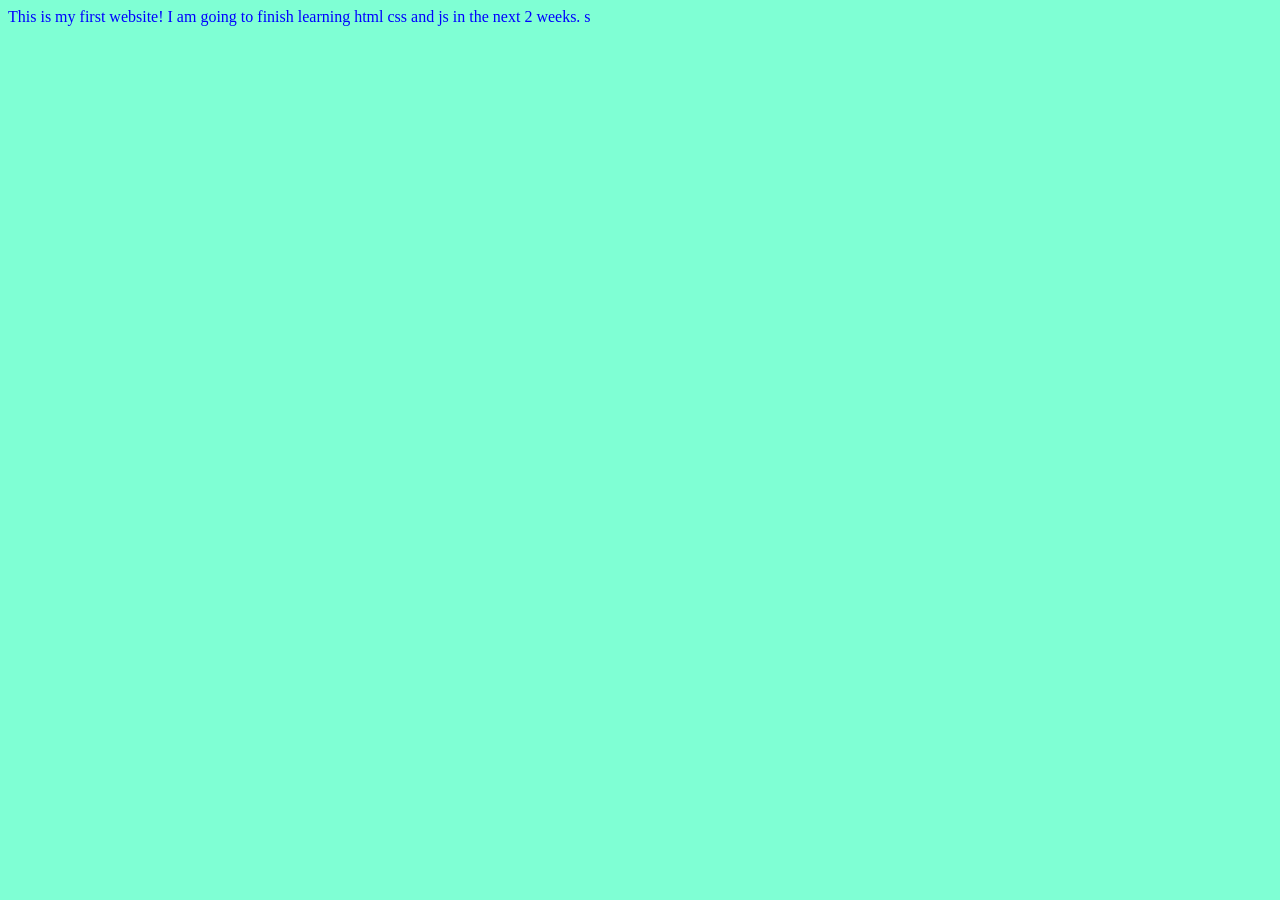
<file: 01-html-css/basic website/index.html>
<!DOCTYPE html>
<html lang="en">
<head>
    <meta charset="UTF-8">
    <meta name="viewport" content="width=device-width, initial-scale=1.0">
    <title>First Website</title>
    <link rel="stylesheet" href="style.css">
</head>
<body>
    This is my first website!
    I am going to finish learning html css and js in the next 2 weeks.
<script src="script.js"></script>
</body>
</html>s
</file>
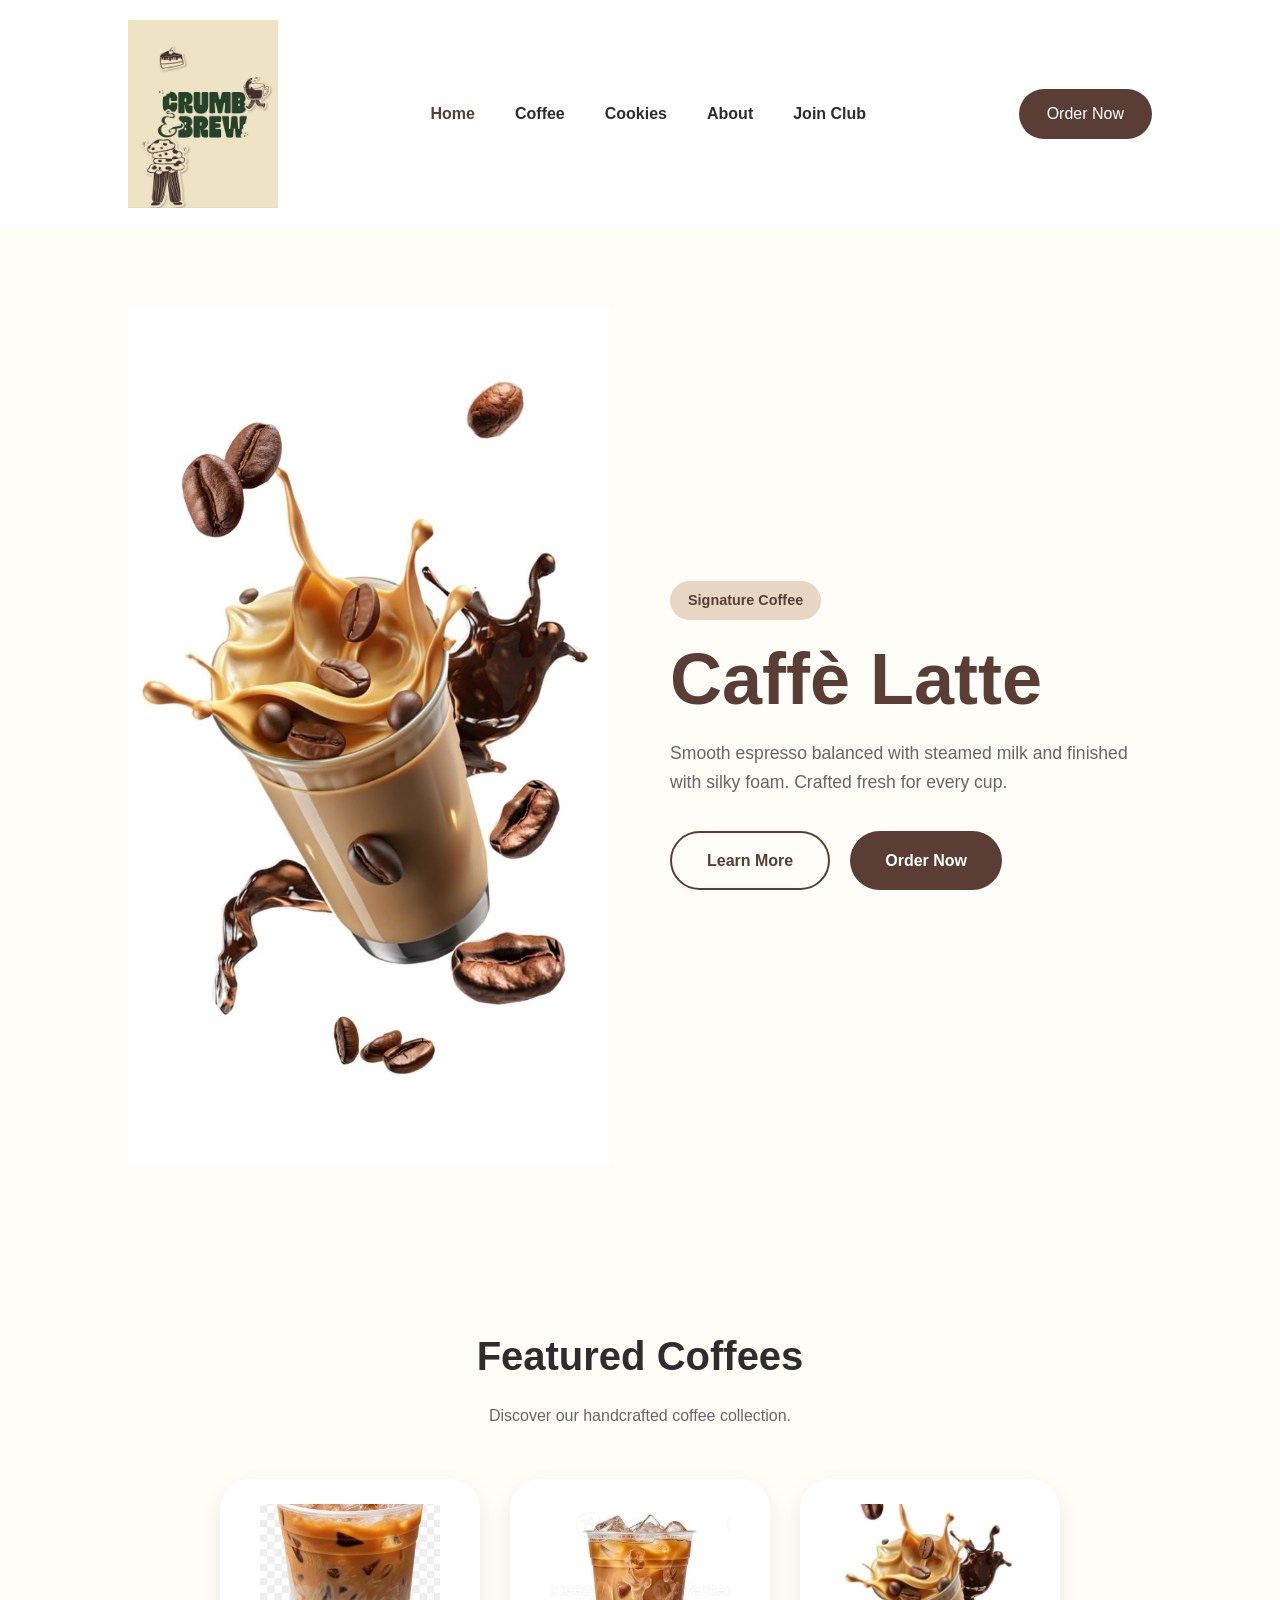
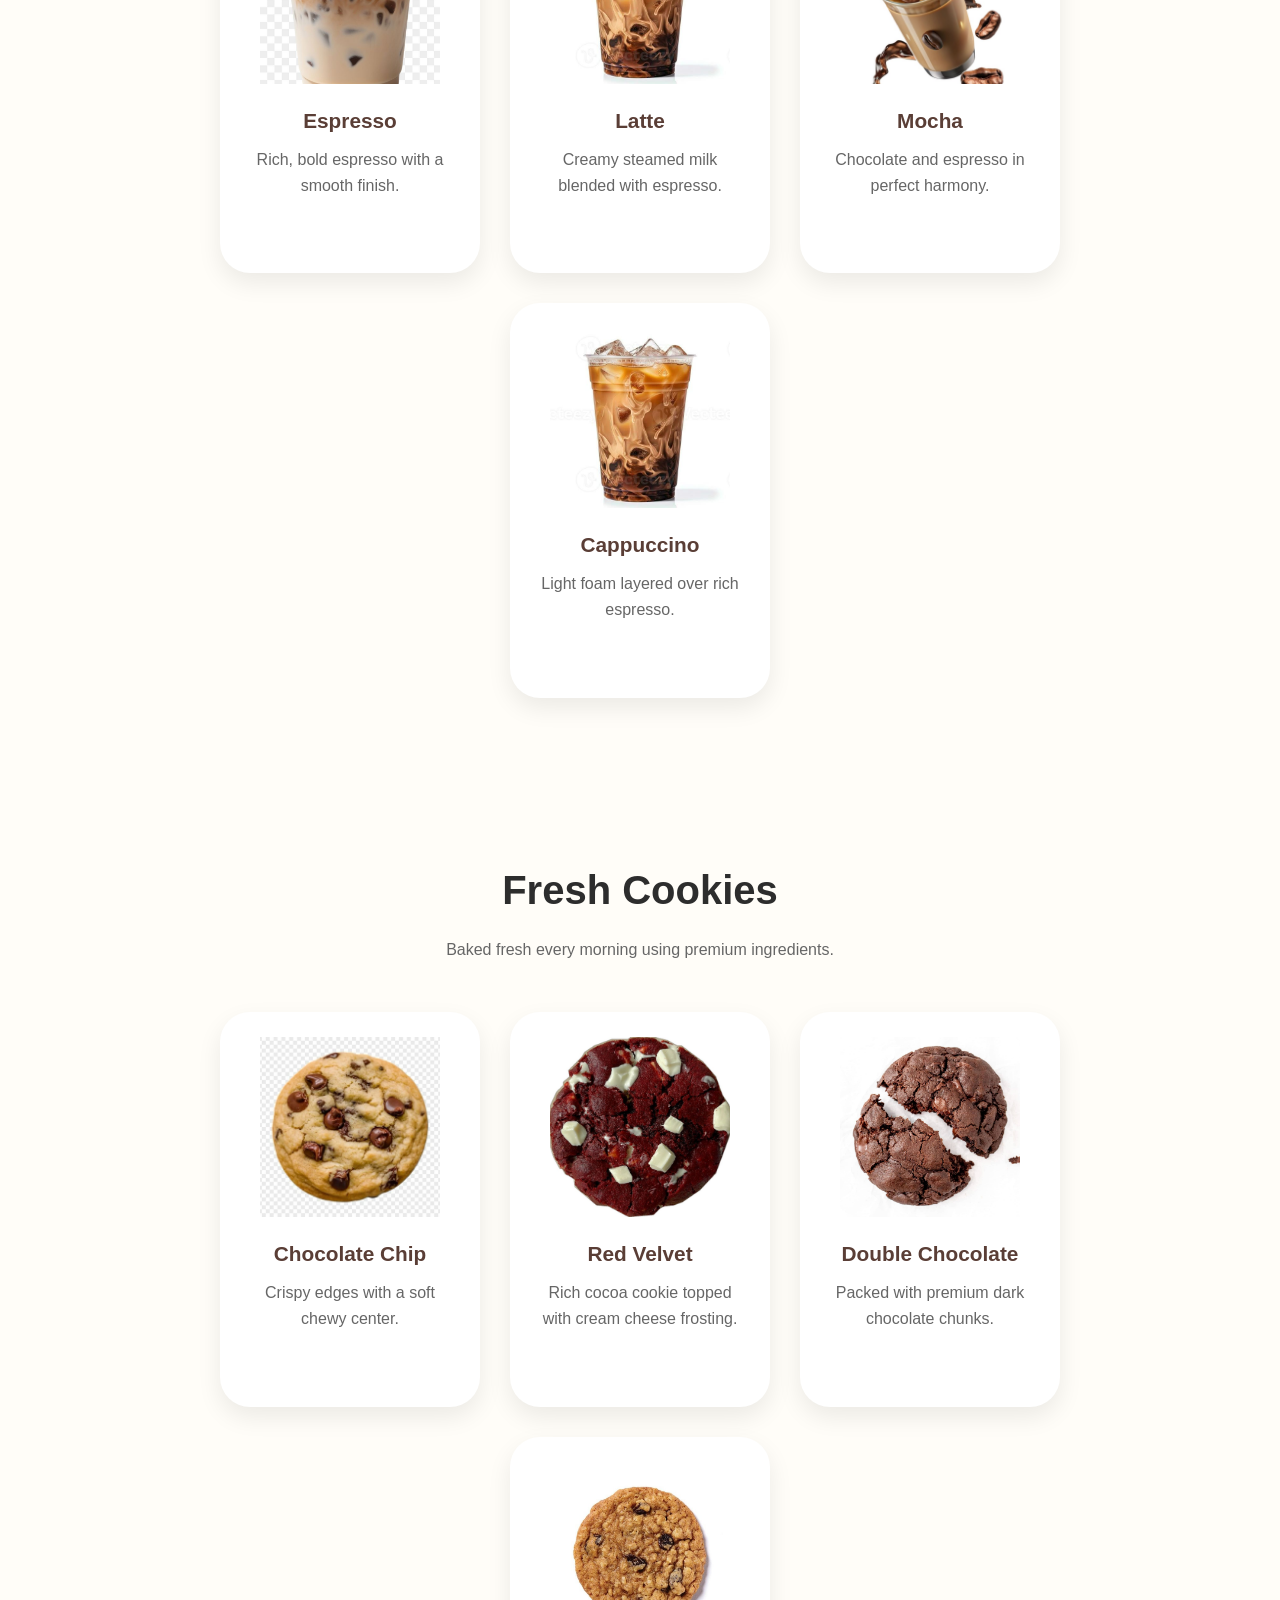
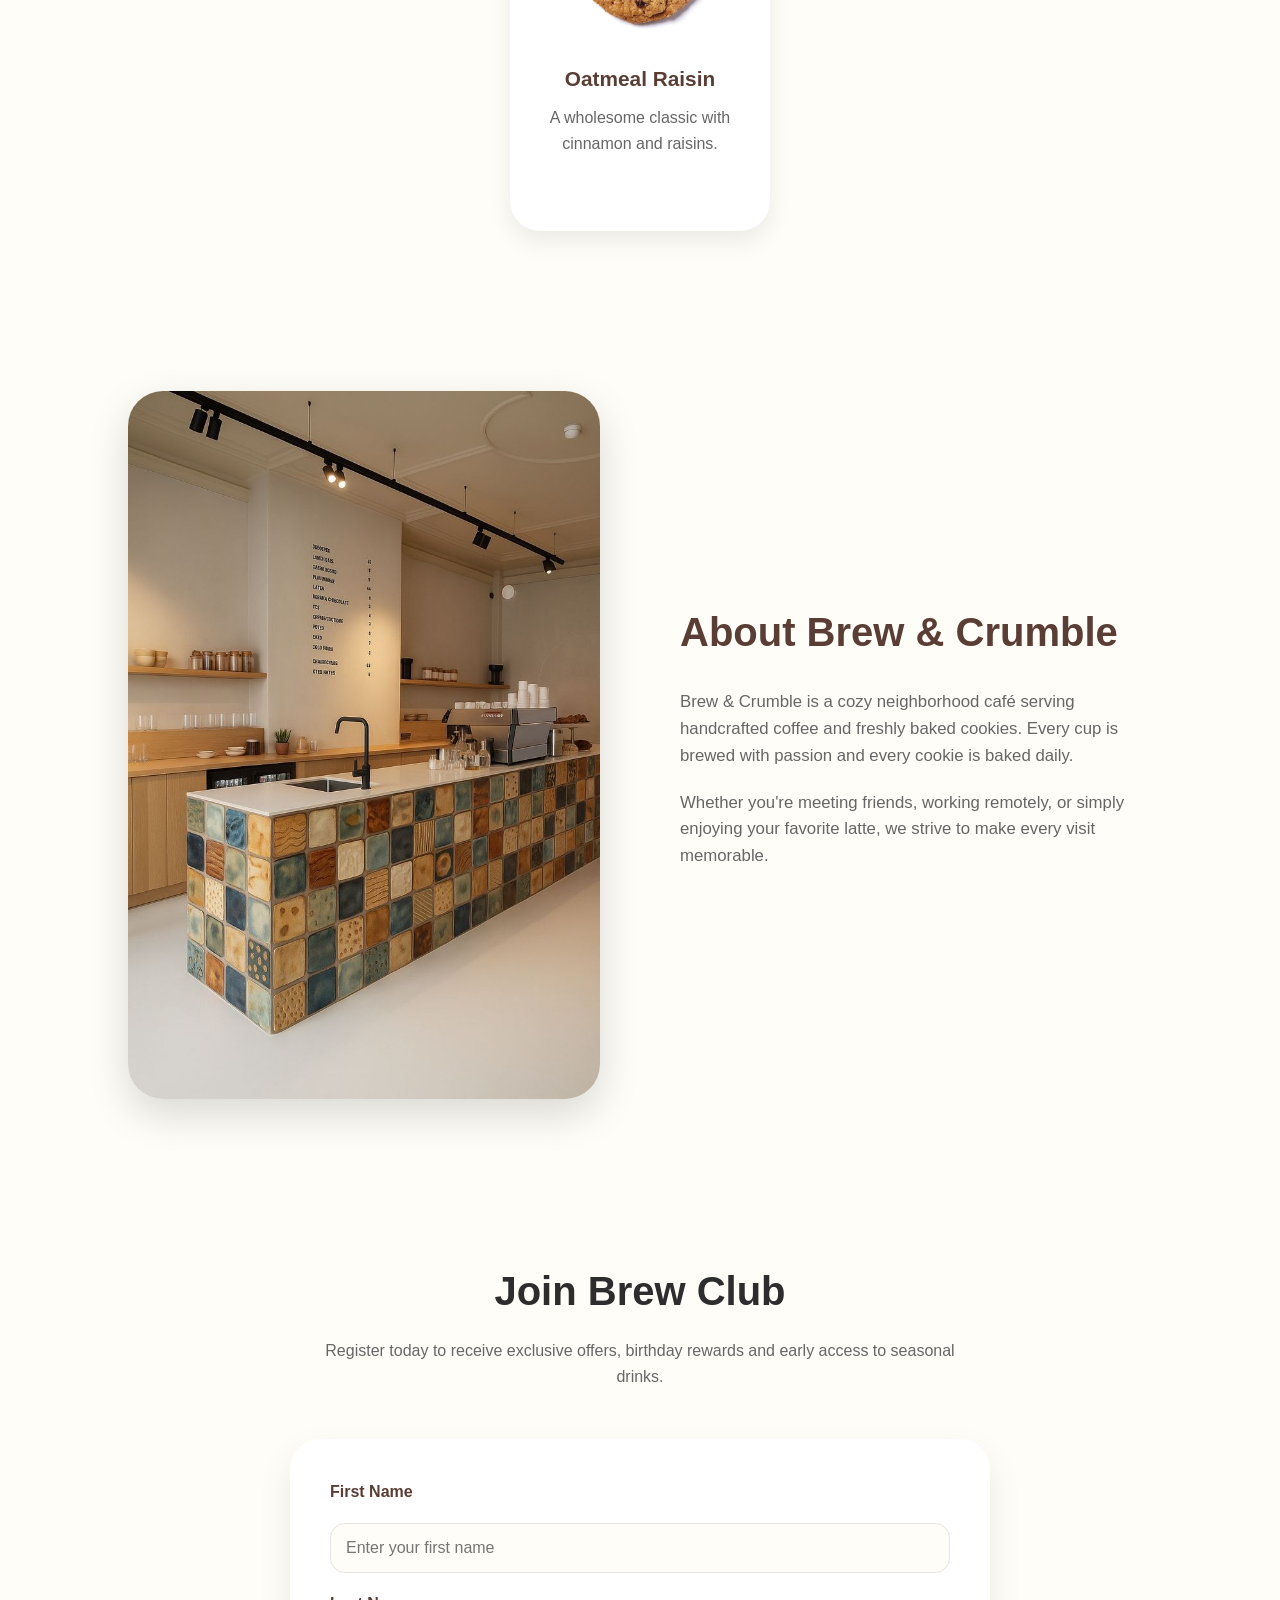
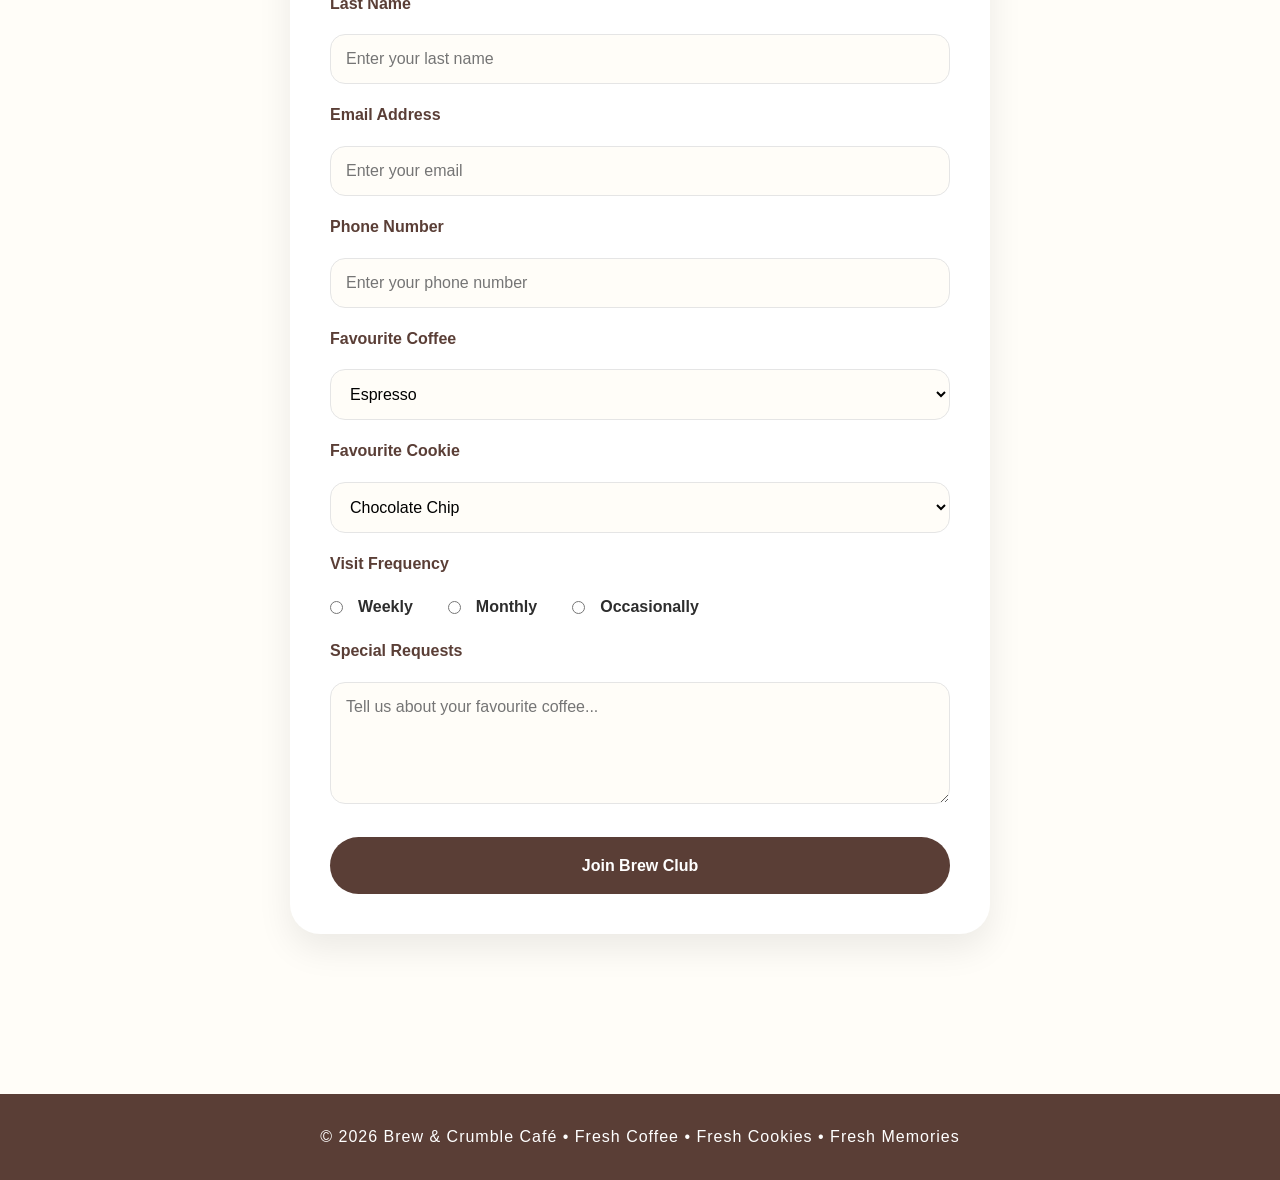
<file: 01-html-css/cafe website/index.html>
<!DOCTYPE html>
<html lang="en">

<head>

    <meta charset="UTF-8">

    <meta name="viewport" content="width=device-width, initial-scale=1.0">

    <title>Brew & Crumble Café</title>

    <link rel="stylesheet" href="style.css">

</head>

<body>

    <header>

        <nav class="navbar">

            <div class="logo">

                <img src="images/logo.jpg"
                    alt="Brew & Crumble Logo">

            </div>

            <div class="nav-links">

                <a href="#home">Home</a>

                <a href="#coffee">Coffee</a>

                <a href="#cookies">Cookies</a>

                <a href="#about">About</a>

                <a href="#join">Join Club</a>

            </div>

            <div class="nav-button">

                <button>Order Now</button>

            </div>

        </nav>

    </header>

    <main>
        <section id="home" class="hero">

            <div class="hero-image">

                <img src="images/coffee1.jpg"
                    alt="Signature Coffee">

            </div>

            <div class="hero-content">

                <span class="badge">
                    Signature Coffee
                </span>

                <h1>Caffè Latte</h1>

                <p>

                    Smooth espresso balanced with steamed milk
                    and finished with silky foam.
                    Crafted fresh for every cup.

                </p>

                <div class="hero-buttons">

                    <button class="btn-outline">Learn More</button>

                    <button class="btn-filled">Order Now</button>

                </div>

            </div>

        </section>

        <section id="coffee" class="coffee-section">

            <h2>Featured Coffees</h2>

            <p>
                Discover our handcrafted coffee collection.
            </p>

            <div class="coffee-container">

                <article class="coffee-card">

                    <img src="images/coffee2.jpeg"
                        alt="Espresso">

                    <h3>Espresso</h3>

                    <p>
                        Rich, bold espresso with a smooth finish.
                    </p>

                </article>



                <article class="coffee-card">

                    <img src="images/image.png"
                        alt="Latte">

                    <h3>Latte</h3>

                    <p>
                        Creamy steamed milk blended with espresso.
                    </p>

                </article>



                <article class="coffee-card">

                    <img src="images/coffee1.jpg"
                        alt="Mocha">

                    <h3>Mocha</h3>

                    <p>
                        Chocolate and espresso in perfect harmony.
                    </p>

                </article>



                <article class="coffee-card">

                    <img src="images/image.png"
                        alt="Cappuccino">

                    <h3>Cappuccino</h3>

                    <p>
                        Light foam layered over rich espresso.
                    </p>

                </article>

            </div>

        </section>

        <section id="cookies" class="cookie-section">

            <h2>Fresh Cookies</h2>

            <p>
                Baked fresh every morning using premium ingredients.
            </p>

            <div class="cookie-container">

                <article class="cookie-card">

                    <img src="images/chocochip.jpeg"
                        alt="Chocolate Chip Cookie">

                    <h3>Chocolate Chip</h3>

                    <p>
                        Crispy edges with a soft chewy center.
                    </p>

                </article>



                <article class="cookie-card">

                    <img src="images/red-velvet.jpg"
                        alt="Red Velvet Cookie">

                    <h3>Red Velvet</h3>

                    <p>
                        Rich cocoa cookie topped with cream cheese frosting.
                    </p>

                </article>



                <article class="cookie-card">

                    <img src="images/double-chocolate.jpg"
                        alt="Double Chocolate Cookie">

                    <h3>Double Chocolate</h3>

                    <p>
                        Packed with premium dark chocolate chunks.
                    </p>

                </article>



                <article class="cookie-card">

                    <img src="images/oatmeal.jpg"
                        alt="Oatmeal Raisin Cookie">

                    <h3>Oatmeal Raisin</h3>

                    <p>
                        A wholesome classic with cinnamon and raisins.
                    </p>

                </article>

            </div>

        </section>


        <section id="about" class="about-section">

            <div class="about-image">

                <img src="images/interior.jpeg"
                    alt="Inside Brew & Crumble Café">

            </div>

            <div class="about-content">

                <h2>About Brew & Crumble</h2>

                <p>

                    Brew & Crumble is a cozy neighborhood café
                    serving handcrafted coffee and freshly baked cookies.
                    Every cup is brewed with passion and every cookie
                    is baked daily.

                </p>

                <p>

                    Whether you're meeting friends, working remotely,
                    or simply enjoying your favorite latte,
                    we strive to make every visit memorable.

                </p>

            </div>

        </section>

        <section id="join" class="join-section">

            <h2>Join Brew Club</h2>

            <p>

                Register today to receive exclusive offers,
                birthday rewards and early access to seasonal drinks.

            </p>

            <div class="form-container">

                <form>

                    <label for="firstname">
                        First Name
                    </label>

                    <input
                        type="text"
                        id="firstname"
                        name="firstname"
                        placeholder="Enter your first name"
                        required>



                    <label for="lastname">
                        Last Name
                    </label>

                    <input
                        type="text"
                        id="lastname"
                        name="lastname"
                        placeholder="Enter your last name"
                        required>



                    <label for="email">
                        Email Address
                    </label>

                    <input
                        type="email"
                        id="email"
                        name="email"
                        placeholder="Enter your email"
                        required>



                    <label for="phone">
                        Phone Number
                    </label>

                    <input
                        type="tel"
                        id="phone"
                        name="phone"
                        placeholder="Enter your phone number">



                    <label for="coffee">
                        Favourite Coffee
                    </label>

                    <select
                        id="coffee"
                        name="coffee">

                        <option>Espresso</option>

                        <option>Latte</option>

                        <option>Cappuccino</option>

                        <option>Mocha</option>

                    </select>



                    <label for="cookie">
                        Favourite Cookie
                    </label>

                    <select
                        id="cookie"
                        name="cookie">

                        <option>Chocolate Chip</option>

                        <option>Red Velvet</option>

                        <option>Double Chocolate</option>

                        <option>Oatmeal Raisin</option>

                    </select>



                    <label>
                        Visit Frequency
                    </label>

                    <div class="radio-group">

                        <input
                            type="radio"
                            id="weekly"
                            name="visit">

                        <label for="weekly">
                            Weekly
                        </label>



                        <input
                            type="radio"
                            id="monthly"
                            name="visit">

                        <label for="monthly">
                            Monthly
                        </label>



                        <input
                            type="radio"
                            id="occasionally"
                            name="visit">

                        <label for="occasionally">
                            Occasionally
                        </label>

                    </div>



                    <label for="message">
                        Special Requests
                    </label>

                    <textarea
                        id="message"
                        name="message"
                        rows="5"
                        placeholder="Tell us about your favourite coffee..."></textarea>



                    <button type="submit">

                        Join Brew Club

                    </button>

                </form>

            </div>

        </section>

    </main>

    <footer>

        <div class="footer-container">

            <p>

                © 2026 Brew & Crumble Café •
                Fresh Coffee • Fresh Cookies • Fresh Memories

            </p>

        </div>

    </footer>

</body>

</html>
</file>
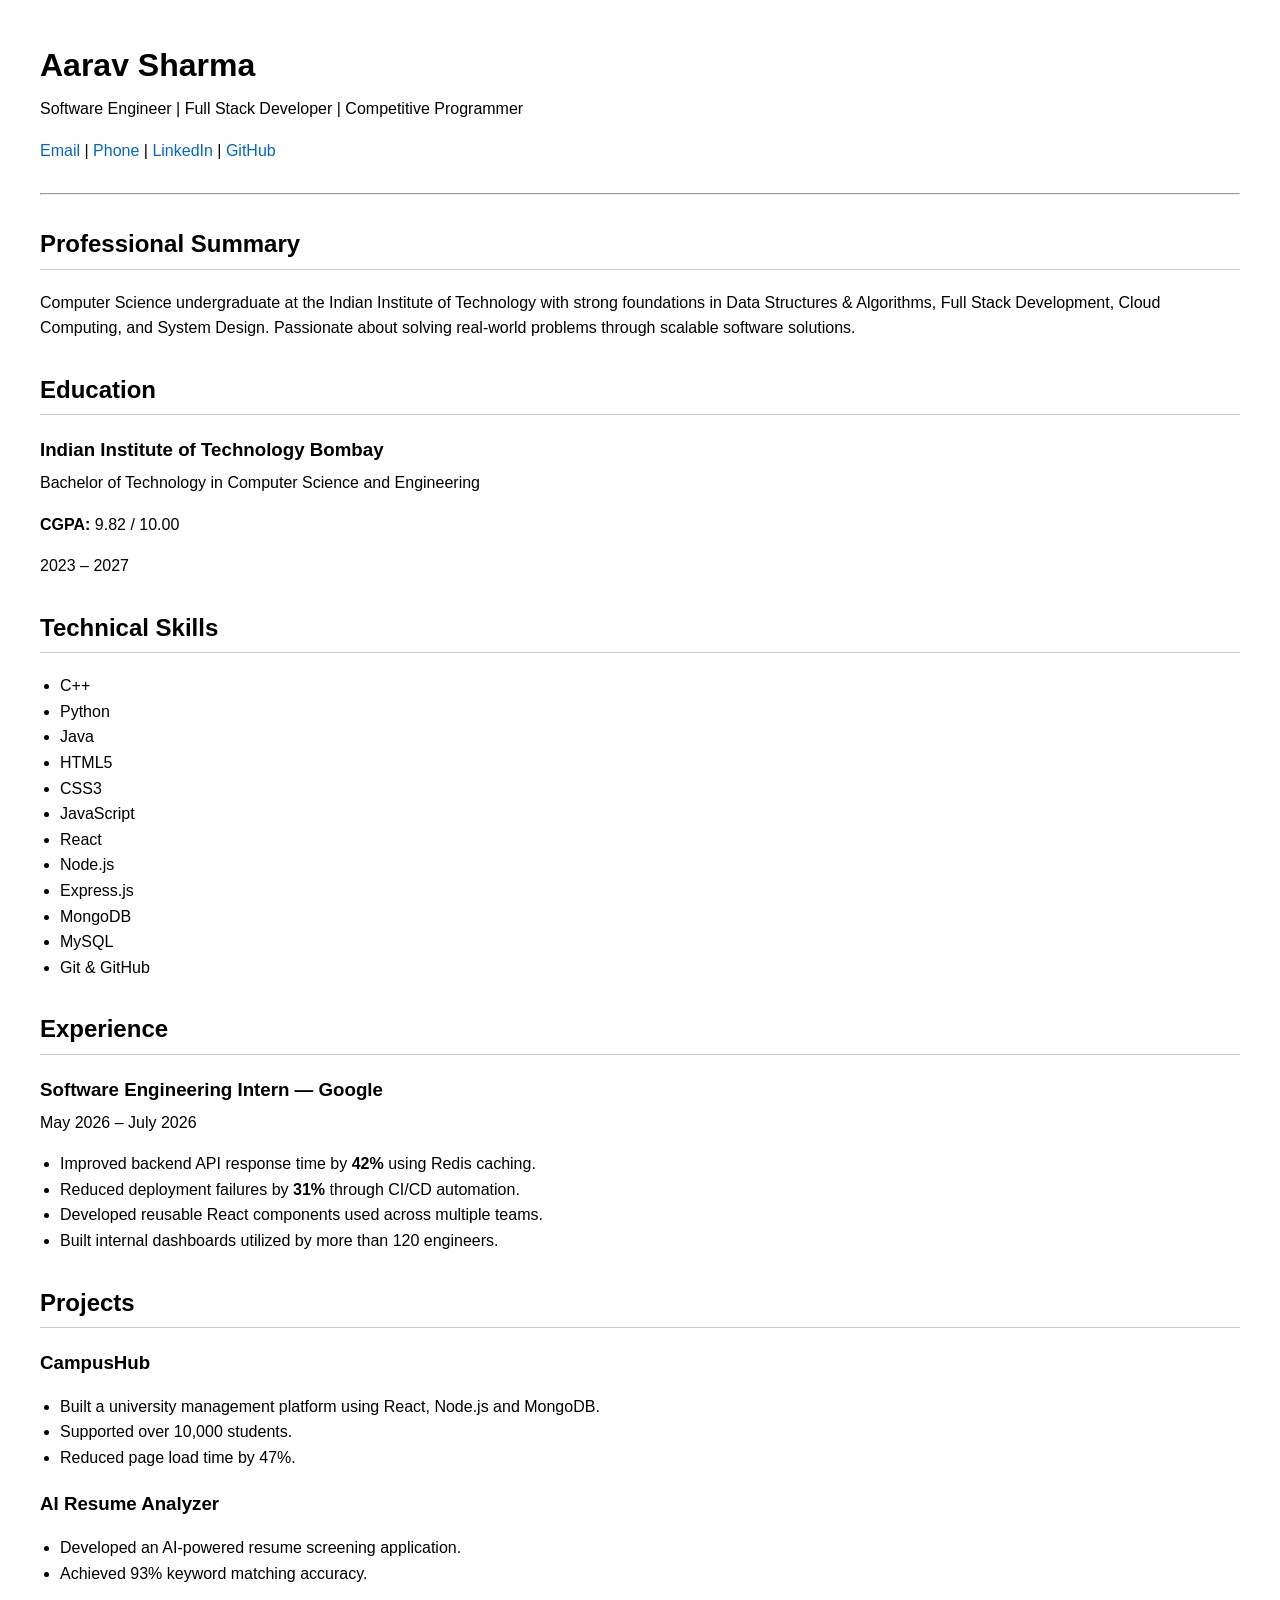
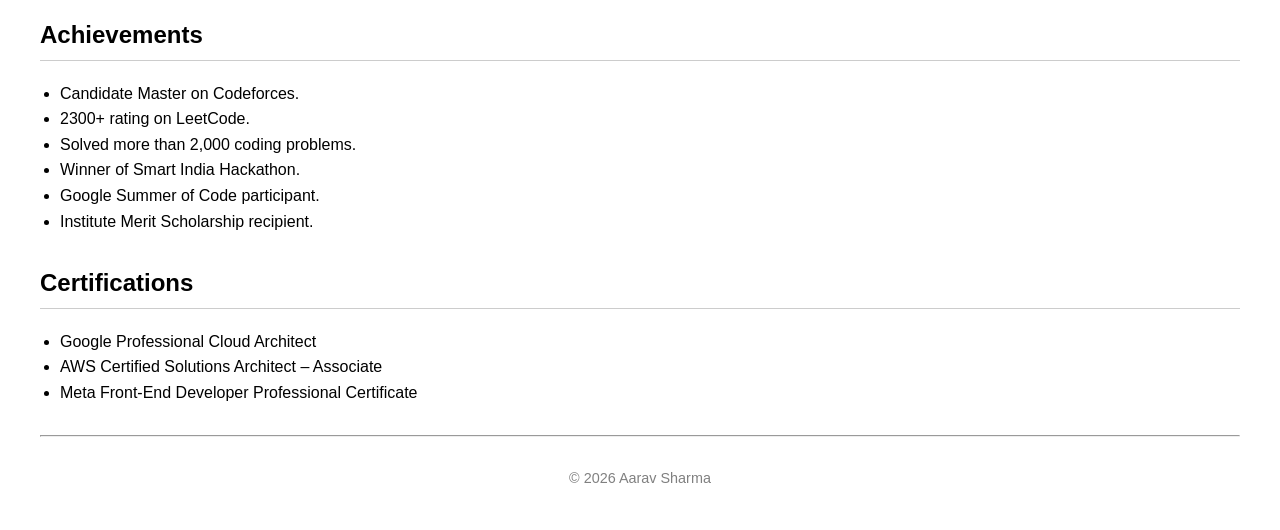
<file: 01-html-css/resume website/index.html>
<!DOCTYPE html>
<html lang="en">

<head>
    <meta charset="UTF-8">
    <meta name="viewport" content="width=device-width, initial-scale=1.0">
    <title>ATS Friendly Resume</title>

    <link rel="stylesheet" href="style.css">
</head>

<body>
    
    <header>

        <h1>Aarav Sharma</h1>

        <p>
            Software Engineer |
            Full Stack Developer |
            Competitive Programmer
        </p>

        <address>

            <a href="mailto:aarav.sharma@example.com">Email</a> |

            <a href="tel:+919876543210">Phone</a> |

            <a href="https://linkedin.com/in/aaravsharma"
                target="_blank"
                rel="noopener noreferrer">
                LinkedIn
            </a> |

            <a href="https://github.com/aaravsharma"
                target="_blank"
                rel="noopener noreferrer">
                GitHub
            </a>

        </address>

    </header>

    <hr>

    <main>

        <section>

            <h2>Professional Summary</h2>

            <p>
                Computer Science undergraduate at the Indian Institute of Technology
                with strong foundations in Data Structures & Algorithms,
                Full Stack Development, Cloud Computing, and System Design.
                Passionate about solving real-world problems through scalable
                software solutions.
            </p>

        </section>

        <section>

            <h2>Education</h2>

            <h3>Indian Institute of Technology Bombay</h3>

            <p>Bachelor of Technology in Computer Science and Engineering</p>

            <p><strong>CGPA:</strong> 9.82 / 10.00</p>

            <p>2023 – 2027</p>

        </section>

        <section>

            <h2>Technical Skills</h2>

            <ul>

                <li>C++</li>

                <li>Python</li>

                <li>Java</li>

                <li>HTML5</li>

                <li>CSS3</li>

                <li>JavaScript</li>

                <li>React</li>

                <li>Node.js</li>

                <li>Express.js</li>

                <li>MongoDB</li>

                <li>MySQL</li>

                <li>Git & GitHub</li>

            </ul>

        </section>

        <section>

            <h2>Experience</h2>

            <h3>Software Engineering Intern — Google</h3>

            <p>May 2026 – July 2026</p>

            <ul>

                <li>Improved backend API response time by <strong>42%</strong> using Redis caching.</li>

                <li>Reduced deployment failures by <strong>31%</strong> through CI/CD automation.</li>

                <li>Developed reusable React components used across multiple teams.</li>

                <li>Built internal dashboards utilized by more than 120 engineers.</li>

            </ul>

        </section>

        <section>

            <h2>Projects</h2>

            <h3>CampusHub</h3>

            <ul>

                <li>Built a university management platform using React, Node.js and MongoDB.</li>

                <li>Supported over 10,000 students.</li>

                <li>Reduced page load time by 47%.</li>

            </ul>

            <h3>AI Resume Analyzer</h3>

            <ul>

                <li>Developed an AI-powered resume screening application.</li>

                <li>Achieved 93% keyword matching accuracy.</li>

            </ul>

        </section>

        <section>

            <h2>Achievements</h2>

            <ul>

                <li>Candidate Master on Codeforces.</li>

                <li>2300+ rating on LeetCode.</li>

                <li>Solved more than 2,000 coding problems.</li>

                <li>Winner of Smart India Hackathon.</li>

                <li>Google Summer of Code participant.</li>

                <li>Institute Merit Scholarship recipient.</li>

            </ul>

        </section>

        <section>

            <h2>Certifications</h2>

            <ul>

                <li>Google Professional Cloud Architect</li>

                <li>AWS Certified Solutions Architect – Associate</li>

                <li>Meta Front-End Developer Professional Certificate</li>

            </ul>

        </section>

    </main>

    <hr>

    <footer>

        <p>&copy; 2026 Aarav Sharma</p>

    </footer>

</body>

</html>
</file>
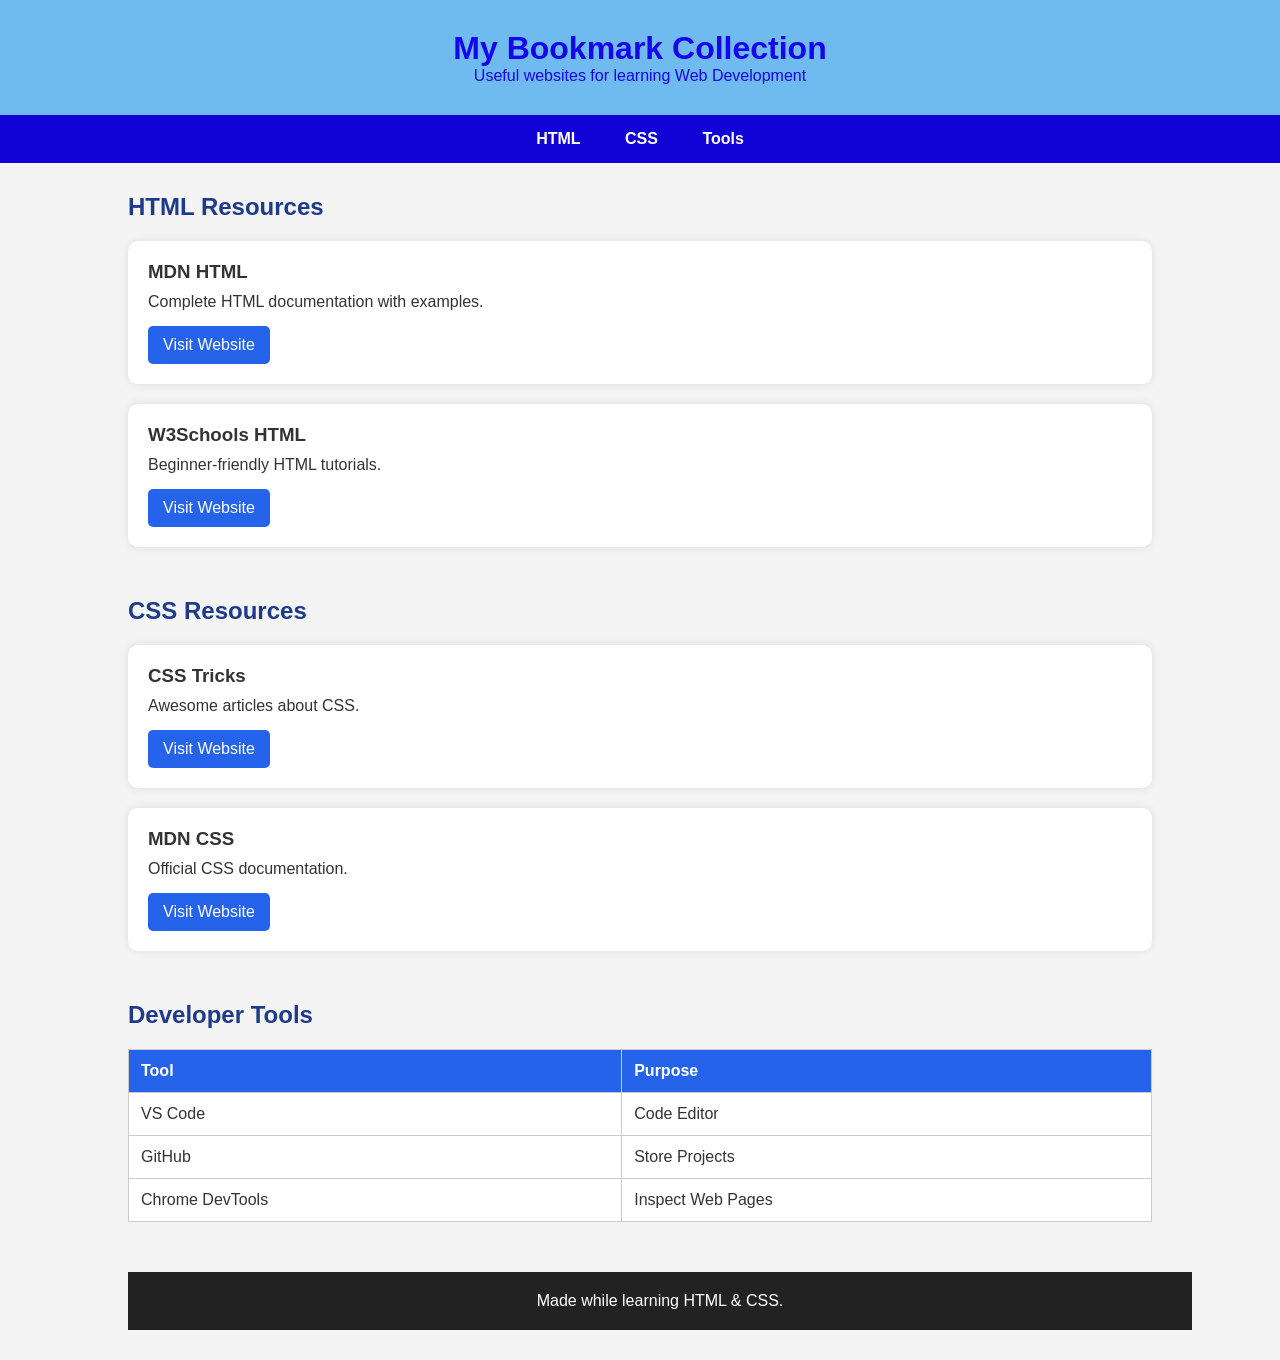
<file: 06-projects/bookmark website/index.html>
<!DOCTYPE html>
<html lang="en">
<head>
    <meta charset="UTF-8">
    <meta name="viewport" content="width=device-width, initial-scale=1.0">
    <title>My Web Development Bookmarks</title>
    <link rel="stylesheet" href="style.css">
</head>
<body>

<header>
    <h1> My Bookmark Collection</h1>
    <p>Useful websites for learning Web Development</p>
</header>

<nav>
    <a href="#html">HTML</a>
    <a href="#css">CSS</a>
    <a href="#tools">Tools</a>
</nav>

<main>

<section id="html">
    <h2>HTML Resources</h2>

    <div class="card">
        <h3>MDN HTML</h3>
        <p>Complete HTML documentation with examples.</p>
        <a href="https://developer.mozilla.org/en-US/docs/Web/HTML" target="_blank">
            Visit Website
        </a>
    </div>

    <div class="card">
        <h3>W3Schools HTML</h3>
        <p>Beginner-friendly HTML tutorials.</p>
        <a href="https://www.w3schools.com/html/" target="_blank">
            Visit Website
        </a>
    </div>

</section>

<section id="css">

    <h2>CSS Resources</h2>

    <div class="card">
        <h3>CSS Tricks</h3>
        <p>Awesome articles about CSS.</p>
        <a href="https://css-tricks.com/" target="_blank">
            Visit Website
        </a>
    </div>

    <div class="card">
        <h3>MDN CSS</h3>
        <p>Official CSS documentation.</p>
        <a href="https://developer.mozilla.org/en-US/docs/Web/CSS" target="_blank">
            Visit Website
        </a>
    </div>

</section>

<section id="tools">

    <h2>Developer Tools</h2>

    <table>

        <tr>
            <th>Tool</th>
            <th>Purpose</th>
        </tr>

        <tr>
            <td>VS Code</td>
            <td>Code Editor</td>
        </tr>

        <tr>
            <td>GitHub</td>
            <td>Store Projects</td>
        </tr>

        <tr>
            <td>Chrome DevTools</td>
            <td>Inspect Web Pages</td>
        </tr>

    </table>

</section>

<footer>
    <p>Made while learning HTML & CSS.</p>
</footer>

</main>

</body>
</html>
</file>
<file: 01-html-css/basic website/style.css>
body{
    background-color: aquamarine;
    color: blue;
}
</file>
<file: 01-html-css/cafe website/style.css>
*{
    margin: 0;
    padding: 0;
    box-sizing: border-box;
}

:root{

    --primary-color:#5A3E36;
    --secondary-color:#E8D7C5;
    --accent-color:#C49A6C;
    --background-color:#FFFDF8;
    --white:#FFFFFF;
    --text-color:#2D2D2D;
    --light-text:#666666;
    --border-color:#E5E5E5;

}
html{
    scroll-behavior:smooth;
}

body{

    font-family:Arial, Helvetica, sans-serif;
    background-color:var(--background-color);
    color:var(--text-color);
    line-height:1.6;

}

h1{

    font-size:4rem;
    margin-bottom:20px;

}

h2{

    font-size:2.5rem;
    margin-bottom:15px;

}

h3{

    font-size:1.3rem;
    margin-top:15px;
    margin-bottom:10px;

}

p{

    color:var(--light-text);

}

img{

    max-width:100%;
    display:block;

}
a{

    text-decoration:none;
    color:inherit;

}

button{

    border:none;
    cursor:pointer;
    font:inherit;
    transition:0.3s ease;

}

section{

    padding:80px 10%;

}

header{

    background-color:var(--white);
    position:sticky;
    top:0;
    z-index:1000;

}

.navbar{

    display:flex;
    justify-content:space-between;
    align-items:center;

    padding:20px 10%;

}

.logo img{

    width:150px;

}

.nav-links{

    display:flex;
    gap:40px;

}

.nav-links a{

    font-weight:600;
    color:var(--text-color);
    transition:0.3s ease;

}

.nav-links a:hover{

    color:var(--primary-color);

}

.nav-button button{

    background-color:var(--primary-color);
    color:var(--white);

    padding:12px 28px;

    border-radius:30px;

}

.nav-button button:hover{

    background-color:#3F2B23;

}

.nav-links a:first-child{

    color:var(--primary-color);

}

.hero{

    display:flex;

    justify-content:space-between;

    align-items:center;

    gap:60px;

    min-height:90vh;

}

.hero-image{

    flex:1;

}

.hero-image img{

    width:100%;

    max-width:550px;

    margin:auto;

    transition:0.5s ease;

}

.hero-content{

    flex:1;

}


.badge{

    display:inline-block;

    background-color:var(--secondary-color);

    color:var(--primary-color);

    padding:8px 18px;

    border-radius:30px;

    font-size:0.9rem;

    font-weight:bold;

    margin-bottom:20px;

}


.hero-content h1{

    font-size:4.5rem;

    color:var(--primary-color);

    line-height:1.1;

    margin-bottom:20px;
}

.hero-content p{

    font-size:1.1rem;

    max-width:500px;

    margin-bottom:35px;

}

.hero-buttons{

    display:flex;

    gap:20px;

}

.hero-buttons button{

    padding:15px 35px;

    border-radius:50px;

    font-size:1rem;

    font-weight:bold;

}

.btn-outline{

    background:transparent;

    border:2px solid var(--primary-color);

    color:var(--primary-color);

}

.btn-outline:hover{

    background:var(--primary-color);

    color:white;

}


.btn-filled{

    background:var(--primary-color);

    color:white;

}

.btn-filled:hover{

    background:#3F2B23;

}

.hero{

    transition:0.5s ease;

    border-radius:35px;

}

.hero:hover{

    background:var(--primary-color);

}

.hero:hover .hero-image img{

    transform:scale(1.05);

}

.hero:hover h1{

    color:white;

}

.hero:hover p{

    color:#F3F3F3;

}

.hero:hover .badge{

    background:white;

    color:var(--primary-color);

}

.hero:hover .btn-outline{

    border-color:white;

    color:white;

}

.hero:hover .btn-outline:hover{

    background:white;

    color:var(--primary-color);

}

.hero:hover .btn-filled{

    background:white;

    color:var(--primary-color);

}

.hero:hover .btn-filled:hover{

    background:var(--secondary-color);

}

.hero-content h1,
.hero-content p,
.badge,
.btn-outline,
.btn-filled{

    transition:0.4s ease;

}
.coffee-section,
.cookie-section{

    text-align:center;

}

.coffee-section p,
.cookie-section p{

    max-width:600px;

    margin:0 auto 50px;

}

.coffee-container,
.cookie-container{

    display:flex;

    justify-content:center;

    gap:30px;

    flex-wrap:wrap;

}

.coffee-card,
.cookie-card{

    background:var(--white);

    width:260px;

    padding:25px;

    border-radius:30px;

    box-shadow:0 10px 25px rgba(0,0,0,0.08);

    transition:0.4s ease;

    cursor:pointer;

}

.coffee-card img,
.cookie-card img{

    width:180px;

    height:180px;

    object-fit:cover;

    margin:0 auto 20px;

    transition:0.4s ease;

}

.coffee-card h3,
.cookie-card h3{

    color:var(--primary-color);

}

.coffee-card:hover,
.cookie-card:hover{

    background:var(--primary-color);

    transform:translateY(-12px);

    box-shadow:0 20px 40px rgba(0,0,0,0.2);

}

.coffee-card:hover h3,
.cookie-card:hover h3{

    color:white;

}

.coffee-card:hover p,
.cookie-card:hover p{

    color:#f5f5f5;

}

.coffee-card:hover img,
.cookie-card:hover img{

    transform:scale(1.08);

}

.about-section{

    display:flex;

    justify-content:space-between;

    align-items:center;

    gap:80px;

}

.about-image{

    flex:1;

}

.about-image img{

    width:100%;

    border-radius:35px;

    box-shadow:0 15px 40px rgba(0,0,0,0.15);

}

.about-content{

    flex:1;

}

.about-content h2{

    color:var(--primary-color);

    margin-bottom:25px;

}

.about-content p{

    margin-bottom:20px;

    font-size:1.05rem;

}

.about-section{

    transition:0.4s ease;

    border-radius:35px;

}

.about-section:hover{

    background:var(--primary-color);

}

.about-section:hover h2{

    color:white;

}

.about-section:hover p{

    color:#f2f2f2;

}

.about-section:hover img{

    transform:scale(1.03);

}

.about-image img{

    transition:0.4s ease;

}

.coffee-card,
.cookie-card,
.about-section{

    overflow:hidden;

}

.coffee-card:hover img,
.cookie-card:hover img{

    filter:brightness(1.05);

}
.join-section{

    text-align:center;

}

.join-section p{

    max-width:650px;

    margin:0 auto 50px;

}

.form-container{

    max-width:700px;

    margin:auto;

    background:var(--white);

    padding:40px;

    border-radius:30px;

    box-shadow:0 15px 35px rgba(0,0,0,0.08);

}

form{

    display:flex;

    flex-direction:column;

    gap:18px;

}

label{

    font-weight:600;

    color:var(--primary-color);

    text-align:left;

}

input,
select,
textarea{

    width:100%;

    padding:15px;

    font-size:1rem;

    font-family:inherit;

    border:1px solid var(--border-color);

    border-radius:15px;

    background:var(--background-color);

    outline:none;

    transition:0.3s ease;

}

input:focus,
select:focus,
textarea:focus{

    border-color:var(--primary-color);

    box-shadow:0 0 10px rgba(90,62,54,0.2);

}

textarea{

    resize:vertical;

}

.radio-group{

    display:flex;

    align-items:center;

    gap:15px;

    flex-wrap:wrap;

}

.radio-group input{

    width:auto;

}

.radio-group label{

    margin-right:20px;

    color:var(--text-color);

}

form button{

    margin-top:15px;

    background:var(--primary-color);

    color:var(--white);

    padding:16px;

    border-radius:50px;

    font-size:1rem;

    font-weight:bold;

}

form button:hover{

    background:#3F2B23;

}

footer{

    background:var(--primary-color);

    color:var(--white);

    margin-top:80px;

}

.footer-container{

    padding:30px 10%;

    text-align:center;

}

.footer-container p{

    color:var(--white);

    letter-spacing:1px;

}

@media(max-width:992px){

    .navbar{

        flex-direction:column;

        gap:25px;

    }

    .nav-links{

        flex-wrap:wrap;

        justify-content:center;

        gap:20px;

    }

    .hero{

        flex-direction:column;

        text-align:center;

    }

    .hero-content{

        display:flex;

        flex-direction:column;

        align-items:center;

    }

    .hero-buttons{

        justify-content:center;

        flex-wrap:wrap;

    }

    .about-section{

        flex-direction:column;

        text-align:center;

    }

    .coffee-container,
    .cookie-container{

        justify-content:center;

    }

}

@media(max-width:768px){

    h1{

        font-size:3rem;

    }

    h2{

        font-size:2rem;

    }

    section{

        padding:60px 8%;

    }

    .coffee-card,
    .cookie-card{

        width:100%;

        max-width:350px;

    }

    .form-container{

        padding:30px;

    }

}

@media(max-width:480px){

    .nav-links{

        flex-direction:column;

        align-items:center;

    }

    .hero-buttons{

        flex-direction:column;

        width:100%;

    }

    .hero-buttons button{

        width:100%;

    }

    .radio-group{

        flex-direction:column;

        align-items:flex-start;

    }

    .form-container{

        padding:20px;

    }

}
</file>
<file: 01-html-css/resume website/style.css>
body {
    font-family: Arial, sans-serif;
    margin: 40px;
    line-height: 1.6;
}

h1 {
    margin-bottom: 5px;
}

h2 {
    border-bottom: 1px solid #cccccc;
    padding-bottom: 5px;
    margin-top: 30px;
}

h3 {
    margin-bottom: 5px;
}

p {
    margin-top: 5px;
}

ul {
    padding-left: 20px;
}

a {
    color: #0066cc;
    text-decoration: none;
}

a:hover {
    text-decoration: underline;
}

address {
    font-style: normal;
    margin-top: 10px;
}

hr {
    margin: 30px 0;
}

footer {
    text-align: center;
    color: gray;
    font-size: 0.9rem;
}
</file>
<file: 06-projects/bookmark website/style.css>
*{
    margin:0;
    padding:0;
}

body{
    font-family:Arial, Helvetica, sans-serif;
    background:#f4f4f4;
    color:#333;
}

header{
    background:#6fbaef;
    color:rgb(21, 6, 235);
    text-align:center;
    padding:30px;
}

nav{
    background:#1103d6;
    padding:15px;
    text-align:center;
}

nav a{
    color:white;
    text-decoration:none;
    margin:20px;
    font-weight:bold;
}

nav a:hover{
    color:yellow;
}

main{
    width:80%;
    margin:auto;
    padding:30px;
}

section{
    margin-bottom:50px;
}

h2{
    margin-bottom:20px;
    color:#1e3a8a;
}

.card{
    background:white;
    padding:20px;
    margin-bottom:20px;
    border-radius:10px;
    box-shadow:0 0 10px rgba(0.1,0.1,0.1,0.1);
}

.card h3{
    margin-bottom:10px;
}

.card p{
    margin-bottom:15px;
}

.card a{
    display:inline-block;
    background:#2563eb;
    color:white;
    padding:10px 15px;
    text-decoration:none;
    border-radius:5px;
}

.card a:hover{
    background:#1d4ed8;
}

table{
    width:100%;
    border-collapse:collapse;
    background:white;
}

table th,
table td{
    border:1px solid #ccc;
    padding:12px;
    text-align:left;
}

table th{
    background:#2563eb;
    color:white;
}

footer{
    text-align:center;
    padding:20px;
    background:#222;
    color:white;
    width: 100%;
}
</file>
